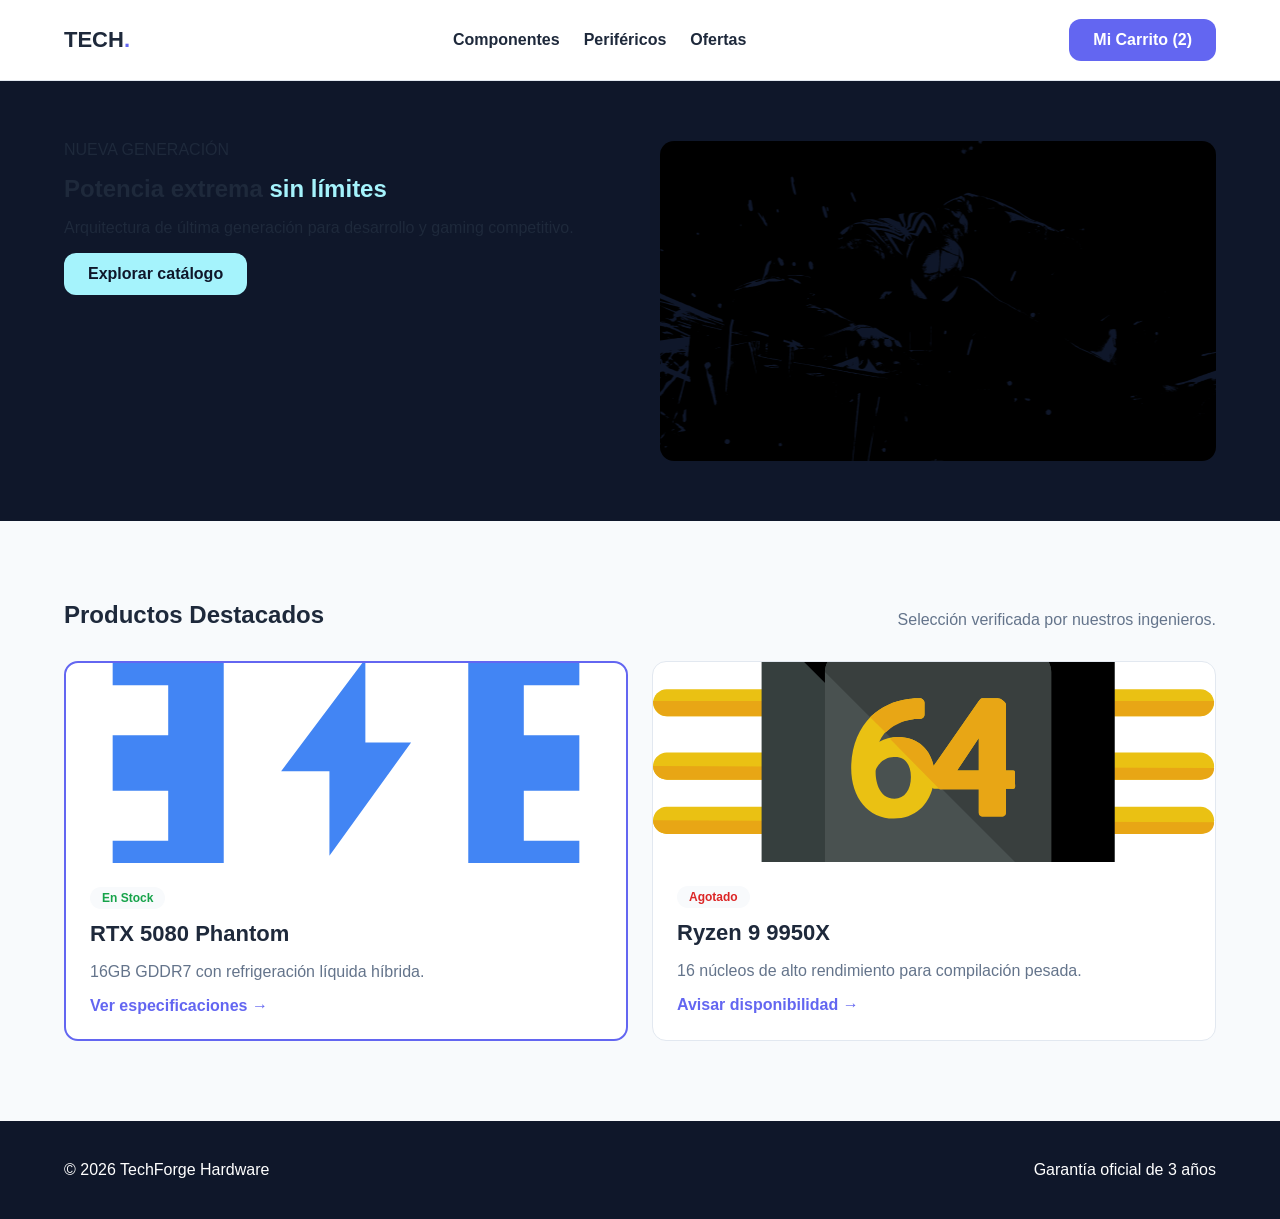
<file: diw/ej1/index.html>
<!DOCTYPE html>
<html lang="es">
<head>
    <meta charset="UTF-8">
    <title>TechForge</title>
    <link rel="stylesheet" href="./css/estilos.css">
</head>
<body>
    <header class="cabecera">
        <div class="contenedor cabecera__interior">
            <a href="#" class="marca">TECH<span class="marca__punto">.</span></a>
            <nav class="menu">
                <a href="#">Componentes</a>
                <a href="#">Periféricos</a>
                <a href="#">Ofertas</a>
            </nav>
            <a href="#" class="boton--primario">Mi Carrito (2)</a>
        </div>
    </header>

    <main>
        <section class="hero">
            <div class="contenedor hero__grid">
                <div class="hero__info">
                    <span class="etiqueta-superior">NUEVA GENERACIÓN</span>
                    <h1>Potencia extrema <em>sin límites</em></h1>
                    <p>Arquitectura de última generación para desarrollo y gaming competitivo.</p>
                    <a href="#" class="boton--secundario margen-top-2">Explorar catálogo</a>
                </div>
                <div class="hero__imagen"></div>
            </div>
        </section>

        <section class="escaparate contenedor">
            <div class="titulo-bloque">
                <h2>Productos Destacados</h2>
                <p>Selección verificada por nuestros ingenieros.</p>
            </div>

            <div class="escaparate__rejilla">
                <article class="tarjeta tarjeta--destacada">
                    <div class="tarjeta__media tarjeta__media--gpu"></div>
                    <div class="tarjeta__contenido">
                        <span class="badge-estado--disponible">En Stock</span>
                        <h3>RTX 5080 Phantom</h3>
                        <p>16GB GDDR7 con refrigeración líquida híbrida.</p>
                        <a href="#" class="tarjeta__enlace">Ver especificaciones →</a>
                    </div>
                </article>

                <article class="tarjeta">
                    <div class="tarjeta__media tarjeta__media--cpu"></div>
                    <div class="tarjeta__contenido">
                        <span class="badge-estado--agotado">Agotado</span>
                        <h3>Ryzen 9 9950X</h3>
                        <p>16 núcleos de alto rendimiento para compilación pesada.</p>
                        <a href="#" class="tarjeta__enlace">Avisar disponibilidad →</a>
                    </div>
                </article>
            </div>
        </section>
    </main>

    <footer class="pie-pagina">
        <div class="contenedor pie-pagina__interior">
            <p>© 2026 TechForge Hardware</p>
            <span>Garantía oficial de 3 años</span>
        </div>
    </footer>
</body>
</html>
</file>
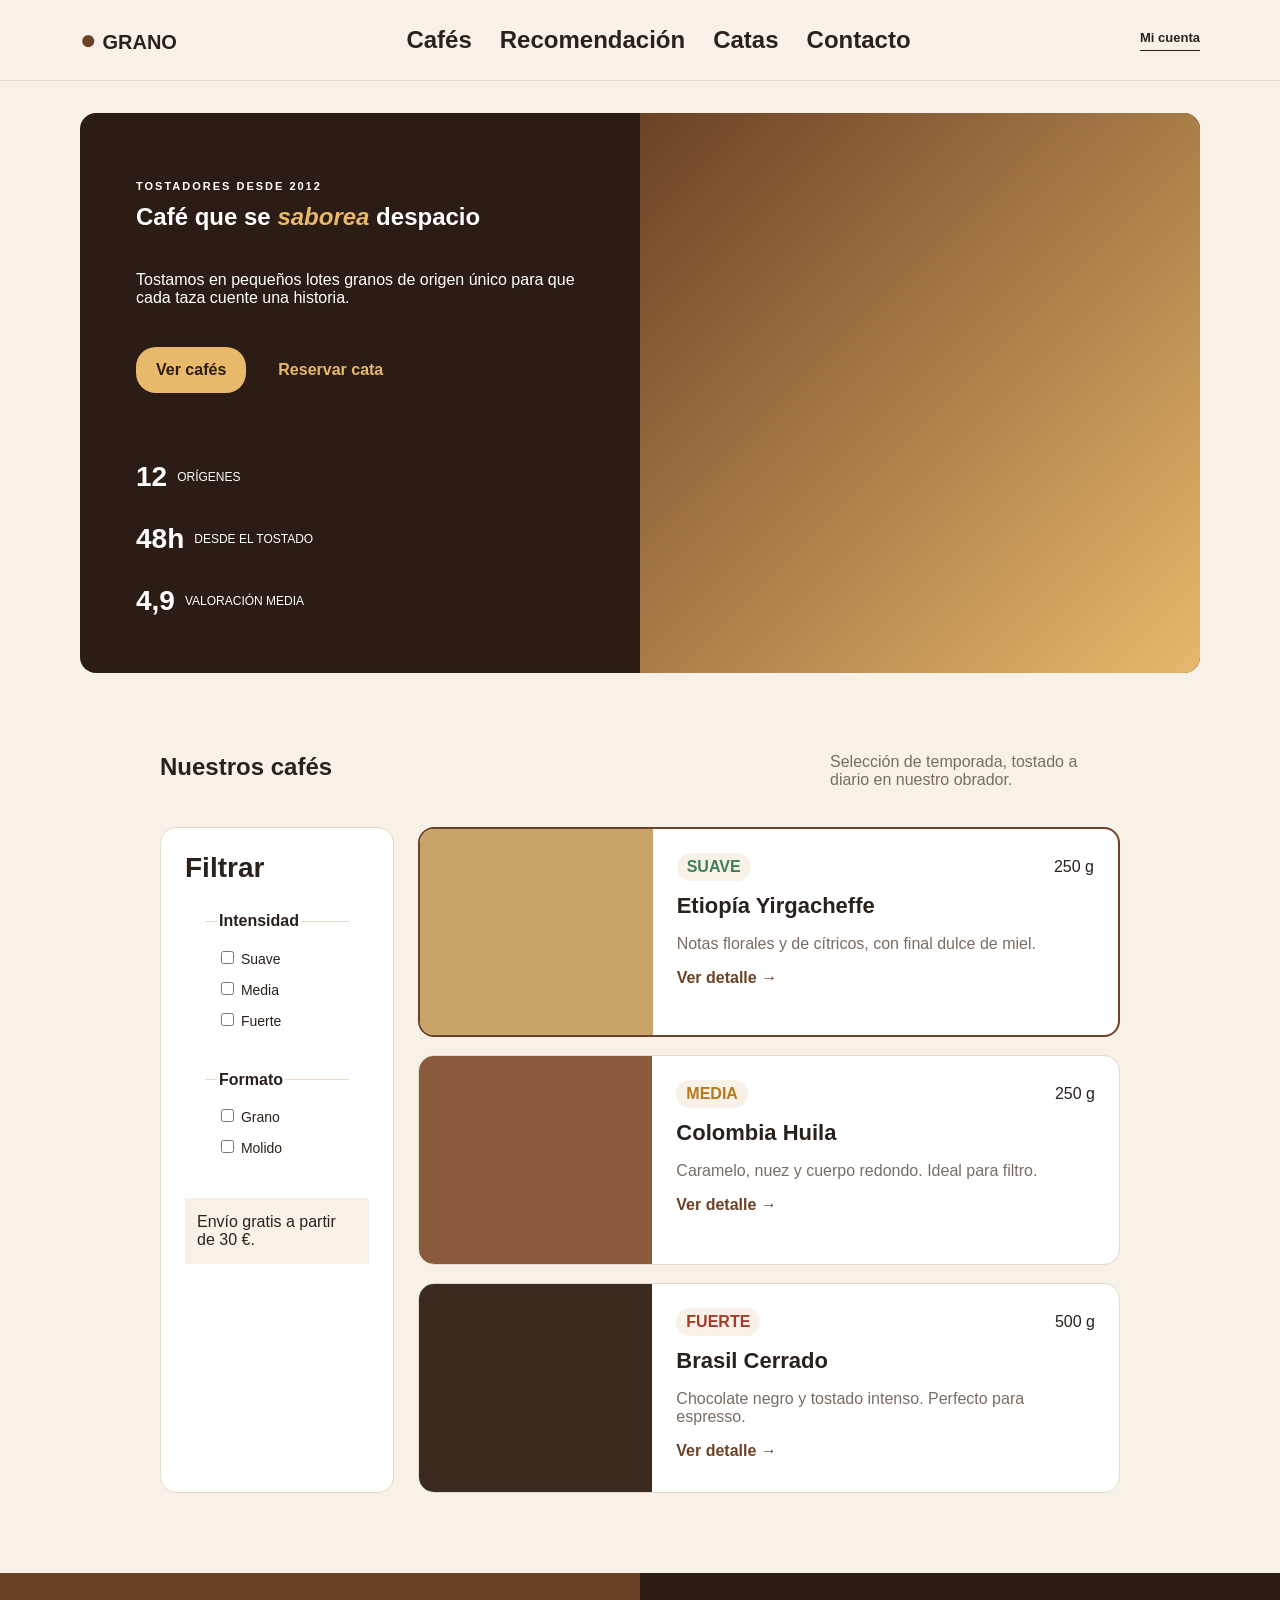
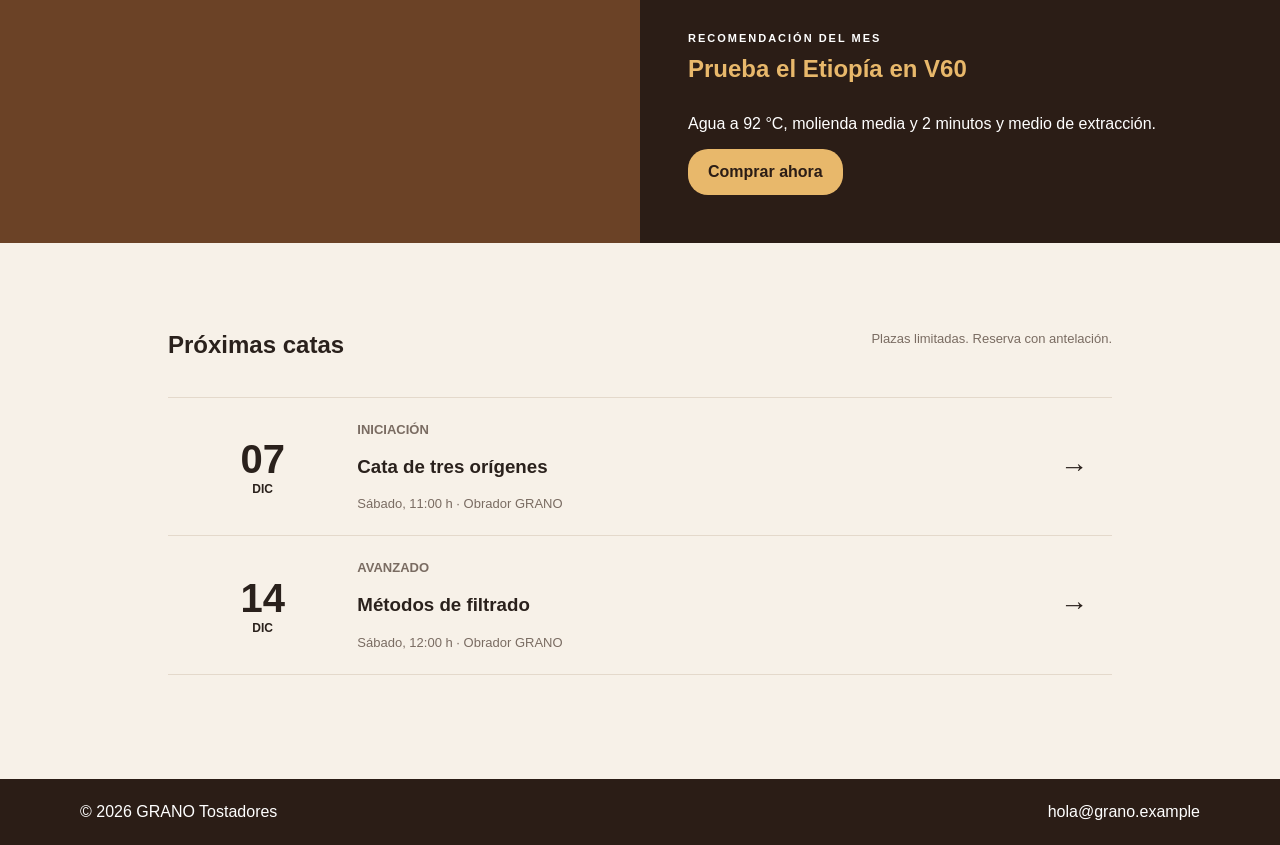
<file: diw/ej2/index.html>
<!DOCTYPE html>
<html lang="es">
<head>
    <meta charset="UTF-8">
    <meta name="viewport" content="width=device-width, initial-scale=1.0">
    <title>GRANO - Tostadores de café</title>
    <link rel="stylesheet" href="css/estilos.css">
</head>
<body>

<header class="barra-superior">
    <div class="envoltura barra-superior__interior">
        <a class="logotipo" href="#"><span class="logotipo__icono">●</span> GRANO</a>
        <nav class="navegacion">
            <a href="#cafes">Cafés</a>
            <a href="#recomendacion">Recomendación</a>
            <a href="#catas">Catas</a>
            <a href="#contacto">Contacto</a>
        </nav>
        <a class="enlace-acceso" href="#">Mi cuenta</a>
    </div>
</header>

<main>
    <!-- PORTADA -->
    <section class="envoltura portada">
        <div class="portada__contenido">
            <p class="sobrelinea">TOSTADORES DESDE 2012</p>
            <h1>Café que se <em>saborea</em> despacio</h1>
            <p>Tostamos en pequeños lotes granos de origen único para que cada taza cuente una historia.</p>
            <div class="portada__acciones">
                <a class="boton--claro" href="#cafes">Ver cafés</a>
                <a class="boton--oscuro" href="#catas">Reservar cata</a>
            </div>
            <div class="portada__cifras">
                <div><strong>12</strong> <span>ORÍGENES</span></div>
                <div><strong>48h</strong> <span>DESDE EL TOSTADO</span></div>
                <div><strong>4,9</strong> <span>VALORACIÓN MEDIA</span></div>
            </div>
        </div>
        <div class="portada__imagen"></div>
    </section>

    <!-- CATALOGO -->
    <section class="envoltura catalogo" id="cafes">
        <div class="cabecera-seccion">
            <h2>Nuestros cafés</h2>
            <p>Selección de temporada, tostado a diario en nuestro obrador.</p>
        </div>

        <div class="catalogo__distribucion">
            <aside class="filtros">
                <h3>Filtrar</h3>
                <fieldset>
                    <legend>Intensidad</legend>
                    <label><input type="checkbox"> Suave</label>
                    <label><input type="checkbox"> Media</label>
                    <label><input type="checkbox"> Fuerte</label>
                </fieldset>
                <fieldset>
                    <legend>Formato</legend>
                    <label><input type="checkbox"> Grano</label>
                    <label><input type="checkbox"> Molido</label>
                </fieldset>
                <p class="filtros__nota">Envío gratis a partir de 30 €.</p>
            </aside>

            <div class="cafes">
                <article class="cafe cafe--principal">
                    <div class="cafe__foto cafe__foto--etiopia"></div>
                    <div class="cafe__cuerpo">
                        <div class="cafe__encabezado">
                            <span class="etiqueta-intensidad--suave">SUAVE</span>
                            <span>250 g</span>
                        </div>
                        <h3>Etiopía Yirgacheffe</h3>
                        <p>Notas florales y de cítricos, con final dulce de miel.</p>
                        <a class="cafe__enlace" href="#">Ver detalle →</a>
                    </div>
                </article>

                <article class="cafe">
                    <div class="cafe__foto cafe__foto--colombia"></div>
                    <div class="cafe__cuerpo">
                        <div class="cafe__encabezado">
                            <span class="etiqueta-intensidad--media">MEDIA</span>
                            <span>250 g</span>
                        </div>
                        <h3>Colombia Huila</h3>
                        <p>Caramelo, nuez y cuerpo redondo. Ideal para filtro.</p>
                        <a class="cafe__enlace" href="#">Ver detalle →</a>
                    </div>
                </article>

                <article class="cafe">
                    <div class="cafe__foto cafe__foto--brasil"></div>
                    <div class="cafe__cuerpo">
                        <div class="cafe__encabezado">
                            <span class="etiqueta-intensidad--fuerte">FUERTE</span>
                            <span>500 g</span>
                        </div>
                        <h3>Brasil Cerrado</h3>
                        <p>Chocolate negro y tostado intenso. Perfecto para espresso.</p>
                        <a class="cafe__enlace" href="#">Ver detalle →</a>
                    </div>
                </article>
            </div>
        </div>
    </section>

    <!-- RECOMENDACION -->
    <section class="recomendacion" id="recomendacion">
        <div class="recomendacion__interior">
            <div class="recomendacion__visual"></div>
            <div class="recomendacion__texto">
                <p class="sobrelinea">RECOMENDACIÓN DEL MES</p>
                <h2>Prueba el Etiopía en V60</h2>
                <p>Agua a 92 °C, molienda media y 2 minutos y medio de extracción.</p>
                <a class="boton--claro" href="#">Comprar ahora</a>
            </div>
        </div>
    </section>

    <!-- AGENDA -->
    <section class="envoltura agenda" id="catas">
        <div class="cabecera-seccion">
            <h2>Próximas catas</h2>
            <p>Plazas limitadas. Reserva con antelación.</p>
        </div>
        <ul class="agenda__lista">
            <li class="agenda__evento">
                <div class="agenda__fecha"><strong>07</strong><span>DIC</span></div>
                <div>
                    <p class="agenda__tipo">INICIACIÓN</p>
                    <h3>Cata de tres orígenes</h3>
                    <p>Sábado, 11:00 h · Obrador GRANO</p>
                </div>
                <span class="agenda__flecha">→</span>
            </li>
            <li class="agenda__evento">
                <div class="agenda__fecha"><strong>14</strong><span>DIC</span></div>
                <div>
                    <p class="agenda__tipo">AVANZADO</p>
                    <h3>Métodos de filtrado</h3>
                    <p>Sábado, 12:00 h · Obrador GRANO</p>
                </div>
                <span class="agenda__flecha">→</span>
            </li>
        </ul>
    </section>
</main>

<footer class="pie" id="contacto">
    <div class="envoltura pie__interior">
        <span>© 2026 GRANO Tostadores</span>
        <span>hola@grano.example</span>
    </div>
</footer>

</body>
</html>
</file>
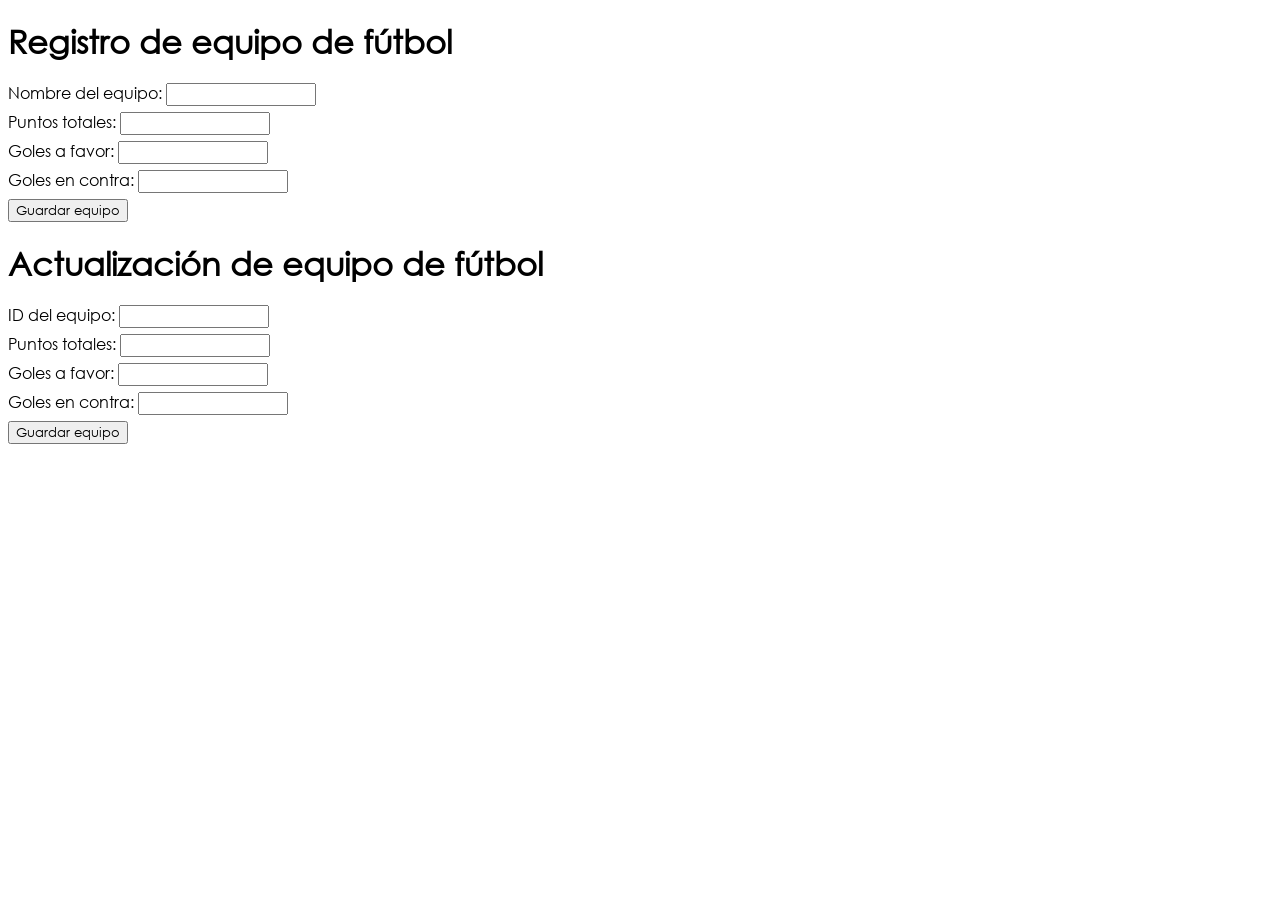
<file: PDO/formularioFutbol/index.html>
<!DOCTYPE html>
<html lang="es">
<head>
	<meta charset="UTF-8">
	<meta name="viewport" content="width=device-width, initial-scale=1.0">
	<title>Registro de equipo de fútbol</title>
    <style>
        @font-face {
            font-family: 'CenturyGothic';
            src: url('fonts/CenturyGothic.otf');
        }

        * {
            font-family: 'CenturyGothic', sans-serif;
        }

        #formulario div {
            padding-right: 5px;
            padding-bottom: 5px; 
        }
    </style>
</head>
<body>
	<h1>Registro de equipo de fútbol</h1>

	<form action="php/insertar.php" method="post" id="formulario">
		<div>
			<label for="nombre">Nombre del equipo:</label>
			<input type="text" id="nombre" name="nombre" required>
		</div>
		<div>
			<label for="puntos">Puntos totales:</label>
			<input type="number" id="puntos" name="puntos" min="0" required>
		</div>
		<div>
			<label for="goles_favor">Goles a favor:</label>
			<input type="number" id="goles_favor" name="goles_favor" min="0" required>
		</div>
		<div>
			<label for="goles_contra">Goles en contra:</label>
			<input type="number" id="goles_contra" name="goles_contra" min="0" required>
		</div>
		<button type="submit">Guardar equipo</button>
	</form>

	<h1>Actualización de equipo de fútbol</h1>
	<form action="php/actualizar.php" method="post" id="formulario">
		<div>
			<label for="id">ID del equipo:</label>
			<input type="text id="id" name="id" required>
		</div>
		<div>
			<label for="puntos">Puntos totales:</label>
			<input type="number" id="puntos" name="puntos" min="0" required>
		</div>
		<div>
			<label for="goles_favor">Goles a favor:</label>
			<input type="number" id="goles_favor" name="goles_favor" min="0" required>
		</div>
		<div>
			<label for="goles_contra">Goles en contra:</label>
			<input type="number" id="goles_contra" name="goles_contra" min="0" required>
		</div>
		<button type="submit">Guardar equipo</button>
	</form>
</body>
</html>
</file>
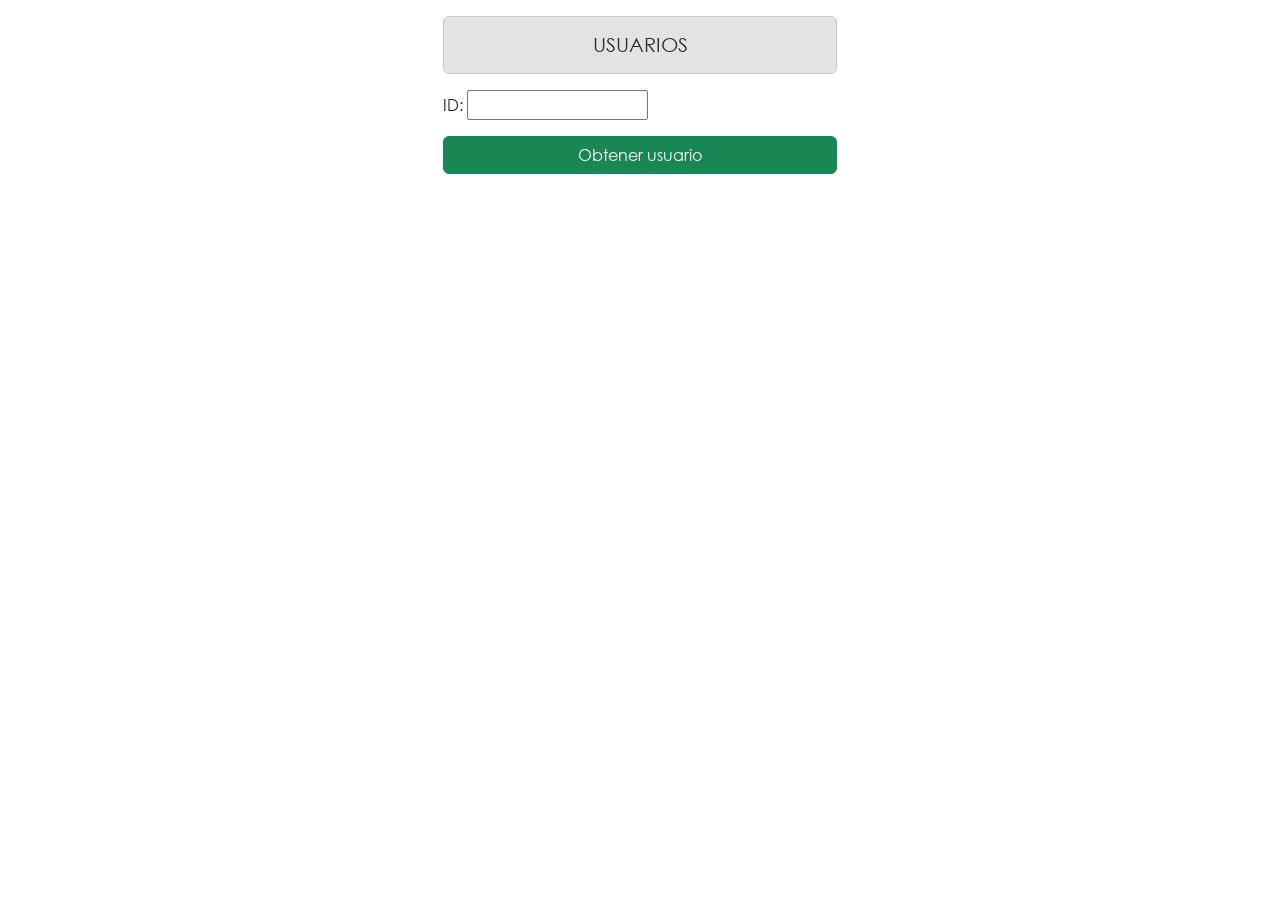
<file: PDO/procesarPeticion/index.html>
<!DOCTYPE html>
<html lang="es">
    <head>
        <meta charset="UTF-8">
        <meta name="viewport" content="width=device-width, initial-scale=1.0">
        <title>Usuarios</title>
        <link rel="icon" href="./img/miuuLogo.png">

        <link href="https://cdn.jsdelivr.net/npm/bootstrap@5.3.3/dist/css/bootstrap.min.css" rel="stylesheet" integrity="sha384-QWTKZyjpPEjISv5WaRU9OFeRpok6YctnYmDr5pNlyT2bRjXh0JMhjY6hW+ALEwIH" crossorigin="anonymous"/>

        <style>
            @font-face {
                font-family: 'CenturyGothic';
                src: url('./fonts/CenturyGothic.otf');
            }

            * {
                font-family: 'CenturyGothic', sans-serif;
            }
        </style>
    </head>


    <body>
        <form method="GET" action="php/procesarPeticion.php" class="col-4 m-auto p-3">
            
            <h5 class="text-center alert alert-secondary">USUARIOS</h5>
            <p>ID: <input type="text" name="id"/></p>

            <div class="d-grid gap-2">
                <button type="submit" class="btn btn-success">
                    Obtener usuario
                </button>
            </div>

        </form>
    </body>
</html>
</file>
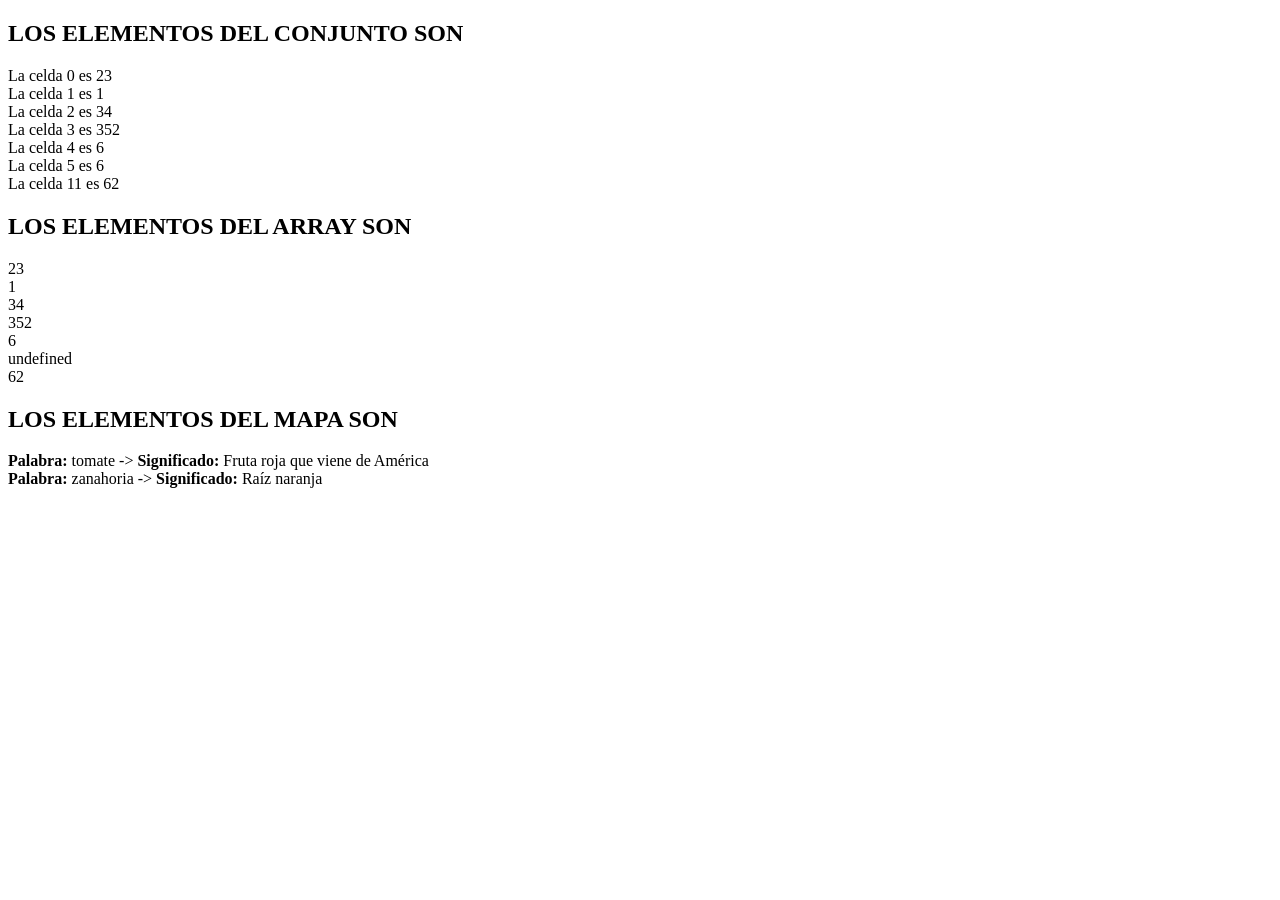
<file: DWEC/forEachArray.html>
<!DOCTYPE html>
<html lang="es">
<head>
    <meta charset="UTF-8">
    <meta name="viewport" content="width=device-width, initial-scale=1.0">
    <title>Método foreach de los arrays</title>
    <link rel="icon" href="../../img/miuuLogo.png">
</head>
<body>
    <script>
        let nums = [23,1,34,352,6,6,,,,,,62,]

        document.write("<h2>LOS ELEMENTOS DEL CONJUNTO SON </h2>")
        nums.forEach((valor,clave)=>{document.write(`La celda ${clave} es ${valor}<br>`)})

        let conjunto = new Set([...nums])
        console.log(conjunto);

        document.write("<h2>LOS ELEMENTOS DEL ARRAY SON </h2>")
        conjunto.forEach((valor)=> { document.write(valor + "<br>")})

        let mapa = new Map([["tomate", "Fruta roja que viene de América"],["zanahoria", "Raíz naranja"]])


        document.write("<h2>LOS ELEMENTOS DEL MAPA SON </h2>")
        mapa.forEach((valor, clave) => {
            document.write(`<strong>Palabra:</strong> ${clave} -> <strong>Significado:</strong> ${valor} <br>`)
        })
        
    </script>
</body>
</html>
</file>
<file: diw/ej1/css/estilos.css>
.badge-estado--reserva, .badge-estado--agotado, .badge-estado--disponible {
  display: inline-block;
  padding: 4px 12px;
  border-radius: 99px;
  font-size: 12px;
  font-weight: bold;
}

.badge-estado--disponible {
  color: #16a34a;
  background-color: #f8fafc;
}

.badge-estado--agotado {
  color: #dc2626;
  background-color: #f8fafc;
}

.badge-estado--reserva {
  color: #d97706;
  background-color: #f8fafc;
}

.margen-top--1 {
  margin-top: 8px;
}

.margen-top--2 {
  margin-top: 16px;
}

.margen-top--3 {
  margin-top: 24px;
}

.boton--primario {
  display: inline-block;
  padding: 12px 24px;
  border-radius: 12px;
  font-weight: bold;
  text-decoration: none;
  background-color: #6366f1;
  color: #ffffff;
}

.boton--secundario {
  display: inline-block;
  padding: 12px 24px;
  border-radius: 12px;
  font-weight: bold;
  text-decoration: none;
  background-color: #a5f3fc;
  color: #0f172a;
}

* {
  box-sizing: border-box;
}

body {
  margin: 0;
  background-color: #f8fafc;
  color: #1e293b;
  font-family: Arial, Helvetica, sans-serif;
}

.contenedor {
  width: 90%;
  max-width: 1200px;
  margin: auto;
}

.cabecera {
  background-color: #ffffff;
  border-bottom: 1px solid #e2e8f0;
}
.cabecera__interior {
  display: flex;
  justify-content: space-between;
  align-items: center;
  min-height: 80px;
  gap: 20px;
}

.marca {
  font-weight: 900;
  font-size: 22px;
  text-decoration: none;
  color: #1e293b;
}
.marca__punto {
  color: #6366f1;
}

.menu {
  display: flex;
  gap: 24px;
}
.menu a {
  text-decoration: none;
  color: #1e293b;
  font-weight: bold;
}
.menu a:hover {
  color: #6366f1;
}

.hero {
  background-color: #0f172a;
  padding-block: 60px;
}
.hero__grid {
  display: grid;
  grid-template-columns: repeat(2, 1fr);
  gap: 40px;
}
.hero h1 {
  font-size: calc(3.375rem / 1px);
  margin: 16px 0;
}
.hero h1 em {
  color: #a5f3fc;
  font-style: normal;
}
.hero__imagen {
  background: url("../assets/hero.svg") center/cover no-repeat;
  border-radius: 14px;
  min-height: 320px;
}

.escaparate {
  padding-block: 80px;
}
.escaparate__rejilla {
  display: grid;
  grid-template-columns: repeat(2, 1fr);
  gap: 24px;
}

.titulo-bloque {
  display: flex;
  justify-content: space-between;
  align-items: flex-end;
  margin-bottom: 32px;
}
.titulo-bloque h2 {
  margin: 0;
  font-size: calc(2.25rem / 1px);
}
.titulo-bloque p {
  margin: 0;
  color: #64748b;
}

.tarjeta {
  background-color: #ffffff;
  border: 1px solid #e2e8f0;
  border-radius: 14px;
  overflow: hidden;
}
.tarjeta--destacada {
  border: 2px solid #6366f1;
}
.tarjeta__media {
  height: 200px;
  background-position: center;
  background-size: cover;
}
.tarjeta__media--gpu {
  background-image: url("../assets/gpu.svg");
}
.tarjeta__media--cpu {
  background-image: url("../assets/cpu.svg");
}
.tarjeta__contenido {
  padding: 24px;
}
.tarjeta__contenido h3 {
  font-size: 22px;
  margin: 12px 0;
}
.tarjeta__contenido p {
  color: #64748b;
}
.tarjeta__enlace {
  color: #6366f1;
  font-weight: bold;
  text-decoration: none;
}
.tarjeta__enlace:hover {
  text-decoration: underline;
}

.pie-pagina {
  background-color: #0f172a;
  color: #ffffff;
  padding: 24px 0;
}
.pie-pagina__interior {
  display: flex;
  justify-content: space-between;
  align-items: center;
}

@media (min-width: 701px) and (max-width: 1024px) {
  .cabecera__interior {
    flex-wrap: wrap;
  }
  .hero__grid {
    grid-template-columns: 1fr;
  }
}
@media (max-width: 700px) {
  .cabecera__interior,
  .titulo-bloque,
  .pie-pagina__interior {
    flex-direction: column;
    align-items: flex-start;
    gap: 16px;
  }
  .hero__grid,
  .escaparate__rejilla {
    grid-template-columns: 1fr;
  }
  .hero h1 {
    font-size: calc(2.125rem / 1px);
  }
  .hero__imagen {
    min-height: 220px;
  }
}

/*# sourceMappingURL=estilos.css.map */
</file>
<file: diw/ej2/css/estilos.css>
.etiqueta-intensidad--fuerte, .etiqueta-intensidad--media, .etiqueta-intensidad--suave {
  display: inline-block;
  padding: 5px 10px;
  border-radius: 20px;
  font-weight: bold;
}

.etiqueta-intensidad--suave {
  color: #3f7d5c;
  background-color: #f7f1e8;
}

.etiqueta-intensidad--media {
  color: #b57a1c;
  background-color: #f7f1e8;
}

.etiqueta-intensidad--fuerte {
  color: #a23b2a;
  background-color: #f7f1e8;
}

.espacio--1 {
  margin-top: 8px;
}

.espacio--2 {
  margin-top: 16px;
}

.espacio--3 {
  margin-top: 24px;
}

.boton--claro {
  background-color: #e8b86b;
  color: #2b1d16;
  display: inline-block;
  padding: 14px 20px;
  border-radius: 20px;
  border: 2px transparent;
  font-weight: bold;
  text-decoration: none;
}

.boton--oscuro {
  background-color: #2b1d16;
  color: #e8b86b;
  display: inline-block;
  padding: 14px 20px;
  border-radius: 20px;
  border: 2px transparent;
  font-weight: bold;
  text-decoration: none;
}

* {
  box-sizing: border-box;
}

body {
  margin: 0;
  background-color: #f7f1e8;
  color: #2a211c;
  font-family: Arial, Helvetica, sans-serif;
}

.envoltura {
  width: 92%;
  max-width: 1120px;
  margin: auto;
}

.sobrelinea {
  font-size: 11px;
  font-weight: bold;
  letter-spacing: 2px;
}

.cabecera-seccion {
  display: flex;
  justify-content: space-between;
  align-self: center;
  gap: 30px;
  margin-bottom: 38px;
}
.cabecera-seccion h2 {
  margin: 0;
  font-size: calc(2.5rem / 1px);
}
.cabecera-seccion p {
  max-width: 290px;
  color: #7a6c62;
  margin: 0;
}

.barra-superior {
  background-color: #f7f1e8;
  border-bottom: 1px solid #e4d9cb;
}
.barra-superior__interior {
  display: flex;
  min-height: 80px;
  justify-content: space-between;
  align-items: center;
  gap: 24px;
}

.logotipo {
  text-decoration: none;
  font-weight: 900;
  font-size: 20px;
  color: inherit;
}
.logotipo__icono {
  color: #6b4226;
  font-size: 28px;
}

.navegacion {
  display: flex;
  gap: 28px;
}
.navegacion a {
  font-size: 24px;
  font-weight: bold;
  text-decoration: none;
  color: inherit;
}
.navegacion a:hover {
  color: #6b4226;
}

.enlace-acceso {
  font-size: 13px;
  font-weight: bold;
  text-decoration: none;
  color: inherit;
  border-bottom: 1px solid #2a211c;
  padding-bottom: 5px;
}

.portada {
  display: grid;
  grid-template-columns: repeat(2, 1fr);
  min-height: 560px;
  margin-top: 32px;
  border-radius: 16px;
  overflow: hidden;
  background-color: #2b1d16;
  color: #fff;
}
.portada__contenido {
  display: flex;
  flex-direction: column;
  padding: 56px;
}
.portada h1 {
  font-size: calc(3.75rem / 1px);
  margin: 0 0 24px;
}
.portada h1 em {
  color: #e8b86b;
}
.portada__acciones {
  display: flex;
  gap: 12px;
  margin-top: 24px;
}
.portada__imagen {
  background: linear-gradient(135deg, #6b4226, #e8b86b);
}
.portada__cifras {
  display: flex;
  flex-direction: column;
  gap: 30px;
  margin-top: auto;
}
.portada__cifras div {
  display: flex;
  gap: 10px;
  align-items: center;
}
.portada__cifras div strong {
  font-size: 28px;
}
.portada__cifras div span {
  font-size: 12px;
}

.catalogo {
  padding: 80px;
}
.catalogo__distribucion {
  display: grid;
  grid-template-columns: 1fr 3fr;
  column-gap: 24px;
}

.filtros {
  background-color: #fff;
  border: 1px solid #e4d9cb;
  border-radius: 16px;
  padding: 24px;
}
.filtros h3 {
  font-size: 28px;
  margin-top: 0;
}
.filtros fieldset {
  border: 0;
  border-top: 1px solid #e4d9cb;
  margin: 20px;
}
.filtros fieldset legend {
  font-weight: bold;
}
.filtros fieldset label {
  display: block;
  margin: 12px 0;
  font-size: 14px;
}
.filtros__nota {
  background-color: #f7f1e8;
  padding: 15px 12px;
}

.cafes {
  display: grid;
  gap: 18px;
}

.cafe {
  display: grid;
  grid-template-columns: 1fr 2fr;
  min-height: 210px;
  background-color: #fff;
  border: 1px solid #e4d9cb;
  border-radius: 16px;
  overflow: hidden;
}
.cafe--principal {
  border: 2px solid #6b4226;
}
.cafe__foto {
  background-size: cover;
  margin: 0;
}
.cafe__foto--etiopia {
  background-color: #c9a46a;
}
.cafe__foto--colombia {
  background-color: #8a5a3c;
}
.cafe__foto--brasil {
  background-color: #3b2a20;
}
.cafe__cuerpo {
  padding: 24px;
}
.cafe__encabezado {
  display: flex;
  justify-content: space-between;
  align-items: center;
}
.cafe h3 {
  font-size: 22px;
  margin: 12px 0;
}
.cafe p {
  color: #7a6c62;
  font-size: 16px;
}
.cafe__enlace {
  color: #6b4226;
  font-weight: bold;
  text-decoration: none;
}
.cafe__enlace:hover {
  text-decoration: underline;
}

.recomendacion {
  background-color: #2b1d16;
  color: #fff;
}
.recomendacion__interior {
  display: grid;
  grid-template-columns: 1fr 1fr;
}
.recomendacion__visual {
  background-color: #6b4226;
}
.recomendacion__texto {
  padding: 48px;
}
.recomendacion h2 {
  color: #e8b86b;
  font-size: calc(2.875rem / 1px);
  margin: 0 0 32px;
}

.agenda {
  padding: 88px;
}
.agenda__lista {
  list-style: none;
  padding: 0;
  border-top: 1px solid #e4d9cb;
}
.agenda__evento {
  display: grid;
  grid-template-columns: 1fr 4fr 1fr;
  column-gap: 24px;
  align-items: center;
  padding: 24px;
  border-bottom: 1px solid #e4d9cb;
}
.agenda__fecha {
  display: flex;
  flex-direction: column;
  align-items: center;
}
.agenda__fecha strong {
  font-size: 40px;
}
.agenda__fecha span {
  font-size: 12px;
  font-weight: bold;
}
.agenda__tipo {
  font-size: 12px;
  font-weight: bold;
  color: #6b4226;
  margin: 5px 0;
}
.agenda p {
  color: #7a6c62;
  font-size: 13px;
  margin: 0;
}
.agenda__flecha {
  font-size: 28px;
  text-align: right;
}

.pie {
  background-color: #2b1d16;
  color: #fff;
  padding: 24px 0;
}
.pie__interior {
  display: flex;
  align-items: center;
  justify-content: space-between;
  gap: 20px;
}

@media (min-width: 701px) and (max-width: 1024px) {
  .barra-superior__interior,
  .navegacion {
    flex-wrap: wrap;
  }
  .portada__contenido {
    padding: 36px;
  }
  .recomendacion__texto {
    padding: 32px;
  }
  .catalogo__distribucion {
    grid-template-columns: 1fr;
  }
}
@media (max-width: 700px) {
  .barra-superior__interior,
  .cabecera-seccion,
  .pie__interior {
    flex-direction: column;
    align-items: flex-start;
  }
  .navegacion {
    flex-wrap: wrap;
    gap: 15px;
  }
  .portada,
  .recomendacion__interior,
  .cafe,
  .agenda__evento {
    grid-template-columns: 1fr;
  }
  .portada__imagen,
  .recomendacion__visual,
  .cafe__foto {
    min-height: 200px;
  }
  .portada h1 {
    font-size: calc(2.25rem / 1px);
  }
  .cabecera-seccion h2,
  .recomendacion h2 {
    font-size: calc(1.875rem / 1px);
  }
  .portada__contenido,
  .recomendacion__texto {
    padding: 24px;
  }
}

/*# sourceMappingURL=estilos.css.map */
</file>
